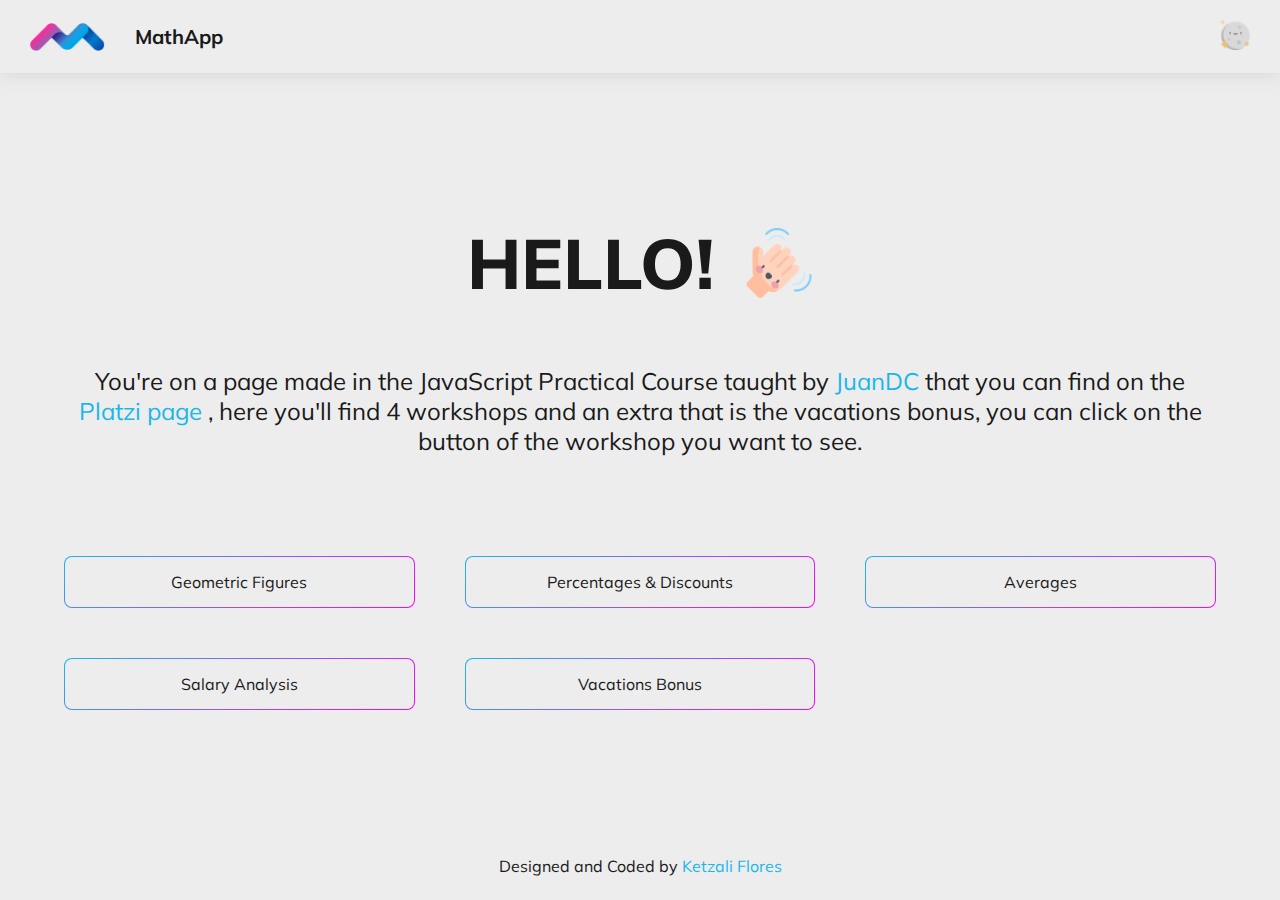
<file: index.html>
<!DOCTYPE html>
<html lang="en">

<head>
   <meta charset="UTF-8">
   <meta http-equiv="X-UA-Compatible" content="IE=edge">
   <meta name="viewport" content="width=device-width, initial-scale=1.0">
   <link rel="shortcut icon" href="./assets/favicon.svg" type="image/x-icon">
   <link rel="stylesheet" href="./styles/vars.css">
   <link rel="stylesheet" href="./styles/global.css">
   <link rel="stylesheet" href="./styles/home-page.css">
   <title>MathApp | Curso Práctico de JavaScript</title>
</head>

<body class="dark">
   <header>
      <div class="header__container">
         <div class="logo">
            <img src="./assets/favicon.svg" class="logo__img">
            <p class="logo__name">MathApp</p>
         </div>
         <button class="theme">
            <div class="theme__sun">
               <img src="./assets/light-mood.png" alt="icon light theme" class="icon-theme">
            </div>
            <div class="theme__moon">
               <img src="./assets/dark-mood.png" alt="icon dark theme" class="icon-theme">
            </div>
         </button>
      </div>
   </header>
   <main>
      <div class="information-container">
         <div class="title">
            <h1 class="title__text">HELLO!</h1>
            <img src="./assets/hand.png" alt="waving hand" class="title__img">
         </div>
         <p class="description">
            You're on a page made in the JavaScript Practical Course taught by
            <a href="https://platzi.com/profes/juandc/" class="description__link" target="_blank">JuanDC</a>
            that you can find on the
            <a href="https://platzi.com" class="description__link" target="_blank">Platzi page</a>
            , here you'll find 4 workshops and an extra that is the vacations bonus, you can click on the button of the
            workshop you want to see.
         </p>
      </div>

      <div class="options">
         <a href="./options/geometric-figures.html" class="options__link">Geometric Figures</a>
         <a href="./options/percentages-discounts.html" class="options__link">Percentages & Discounts</a>
         <a href="./options/averages.html" class="options__link">Averages</a>
         <a href="./options/salary-analysis.html" class="options__link">Salary Analysis</a>
         <a href="./options/vacations-bonus.html" class="options__link">Vacations Bonus</a>
      </div>
   </main>

   <footer>
      <p class="credits">
         Designed and Coded by 
         <a href="https://github.com/ketzaliF" class="credits__link">Ketzali Flores</a>
      </p>
   </footer>

   <script src="./scripts/theme.js"></script>
</body>

</html>
</file>
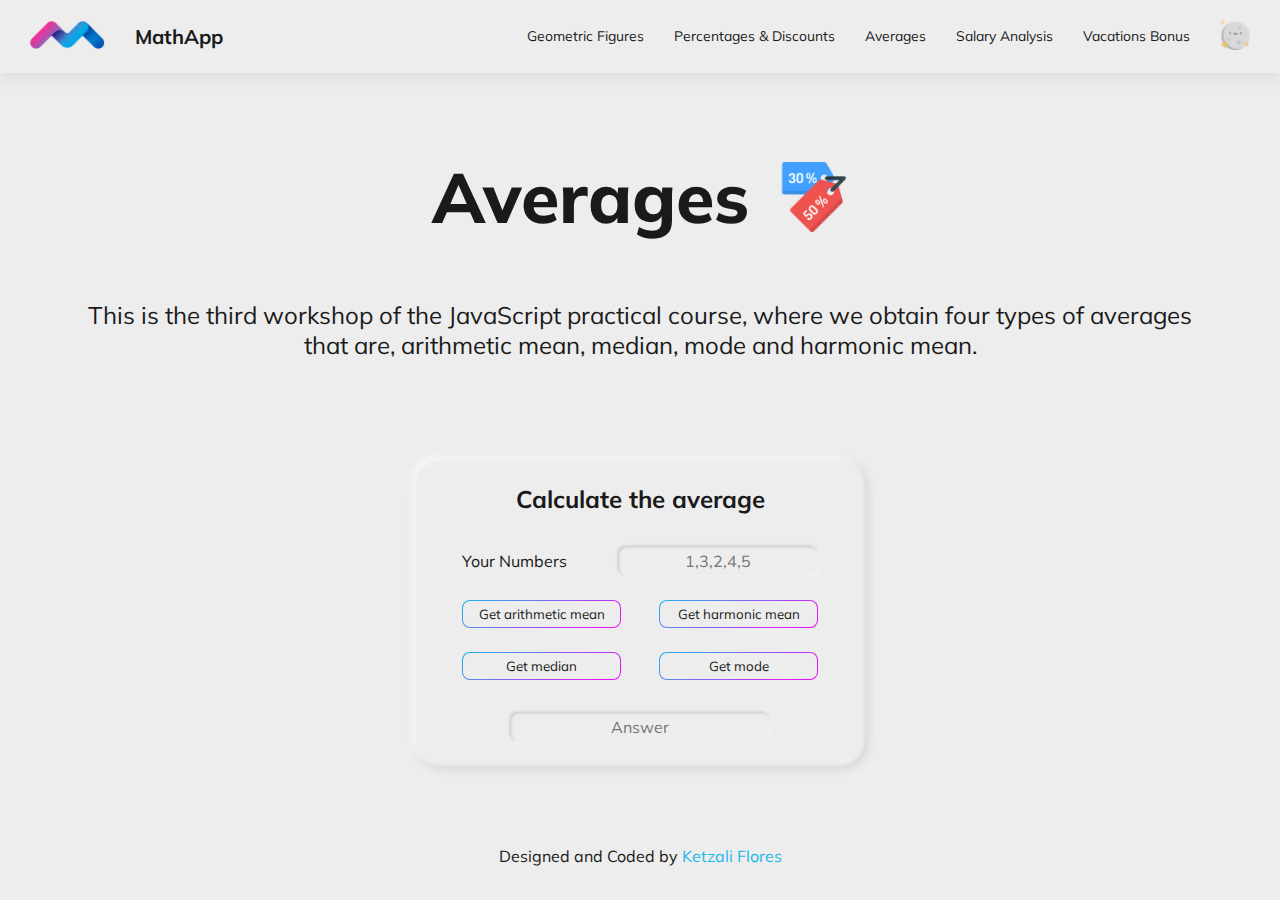
<file: options/averages.html>
<!DOCTYPE html>
<html lang="en">
<head>
   <meta charset="UTF-8">
   <meta http-equiv="X-UA-Compatible" content="IE=edge">
   <meta name="viewport" content="width=device-width, initial-scale=1.0">
   <link rel="shortcut icon" href="../assets/favicon.svg" type="image/x-icon">
   <link rel="stylesheet" href="../styles/global.css">
   <link rel="stylesheet" href="../styles/vars.css">
   <link rel="stylesheet" href="../styles/averages.css">
   <title>Averages | Curso Práctico de JavaScript</title>
</head>
<body class="dark">
   <header>
      <div class="header__container">
         <div class="logo">
            <a href="../index.html"><img src="../assets/favicon.svg" class="logo__img"></a>
            <p class="logo__name">MathApp</p>
         </div>
         <nav class="menu">
            <ul class="menu__options">
               <li>
                  <a href="geometric-figures.html" class="menu__options-link">Geometric Figures</a>
               </li>
               <li>
                  <a href="percentages-discounts.html" class="menu__options-link">Percentages & Discounts</a>
               </li>
               <li>
                  <a href="" class="menu__options-link active-link">Averages</a>
               </li>
               <li>
                  <a href="salary-analysis.html" class="menu__options-link">Salary Analysis</a>
               </li>
               <li>
                  <a href="vacations-bonus.html" class="menu__options-link">Vacations Bonus</a>
               </li>
            </ul>
   
            <button class="theme">
               <div class="theme__sun">
                  <img src="../assets/light-mood.png" alt="icon light theme" class="icon-theme">
               </div>
               <div class="theme__moon">
                  <img src="../assets/dark-mood.png" alt="icon dark theme" class="icon-theme">
               </div>
            </button>
   
            <div class="hamburger">
               <div class="hamburger__line -top"></div>
               <div class="hamburger__line -mid"></div>
               <div class="hamburger__line -bottom"></div>
            </div>
         </nav>
      </div>
   </header>

   <main>
      <div class="information-container">
         <div class="title">
            <h1 class="title__text">Averages</h1>
            <img src="../assets/discount.png" alt="dicount" class="title__img">
         </div>
         <p class="description">
            This is the third workshop of the JavaScript practical course, where we obtain four types of averages that are, arithmetic mean, median, mode and harmonic mean.
         </p>
      </div>

      <div class="container">
         <p class="container__name">Calculate the average</p>

         <form>
            <div class="container-input margin">
               <label for="inputNumbers">Your Numbers</label>
               <input class="input" id="inputNumbers" type="text" autocomplete="off" placeholder="1,3,2,4,5">
            </div>

            <div class="container__btn">
               <button class="btn margin" type="button" role="button" onclick="calculateArithmeticMean()">Get arithmetic mean</button>

               <button class="btn margin" type="button" role="button" onclick="calculateHarmonicMean()" >Get harmonic mean</button>

               <button class="btn margin" type="button" role="button" onclick="calculateMedian()" >Get median</button>

               <button class="btn margin" type="button" role="button" onclick="calculateMode()">Get mode</button>
            </div>

            <div class="container-input center">
               <input type="text" class="input input-lg" id="Answer" disabled placeholder="Answer">
            </div>

         </form>

      </div>
   </main>

   <footer>
      <p class="credits">
         Designed and Coded by 
         <a href="https://github.com/ketzaliF" class="credits__link">Ketzali Flores</a>
      </p>
   </footer>

   <script src="../scripts/theme.js"></script>
   <script src="../scripts/menu.js"></script>
   <script src="../scripts/averages.js"></script>
</body>
</html>
</file>
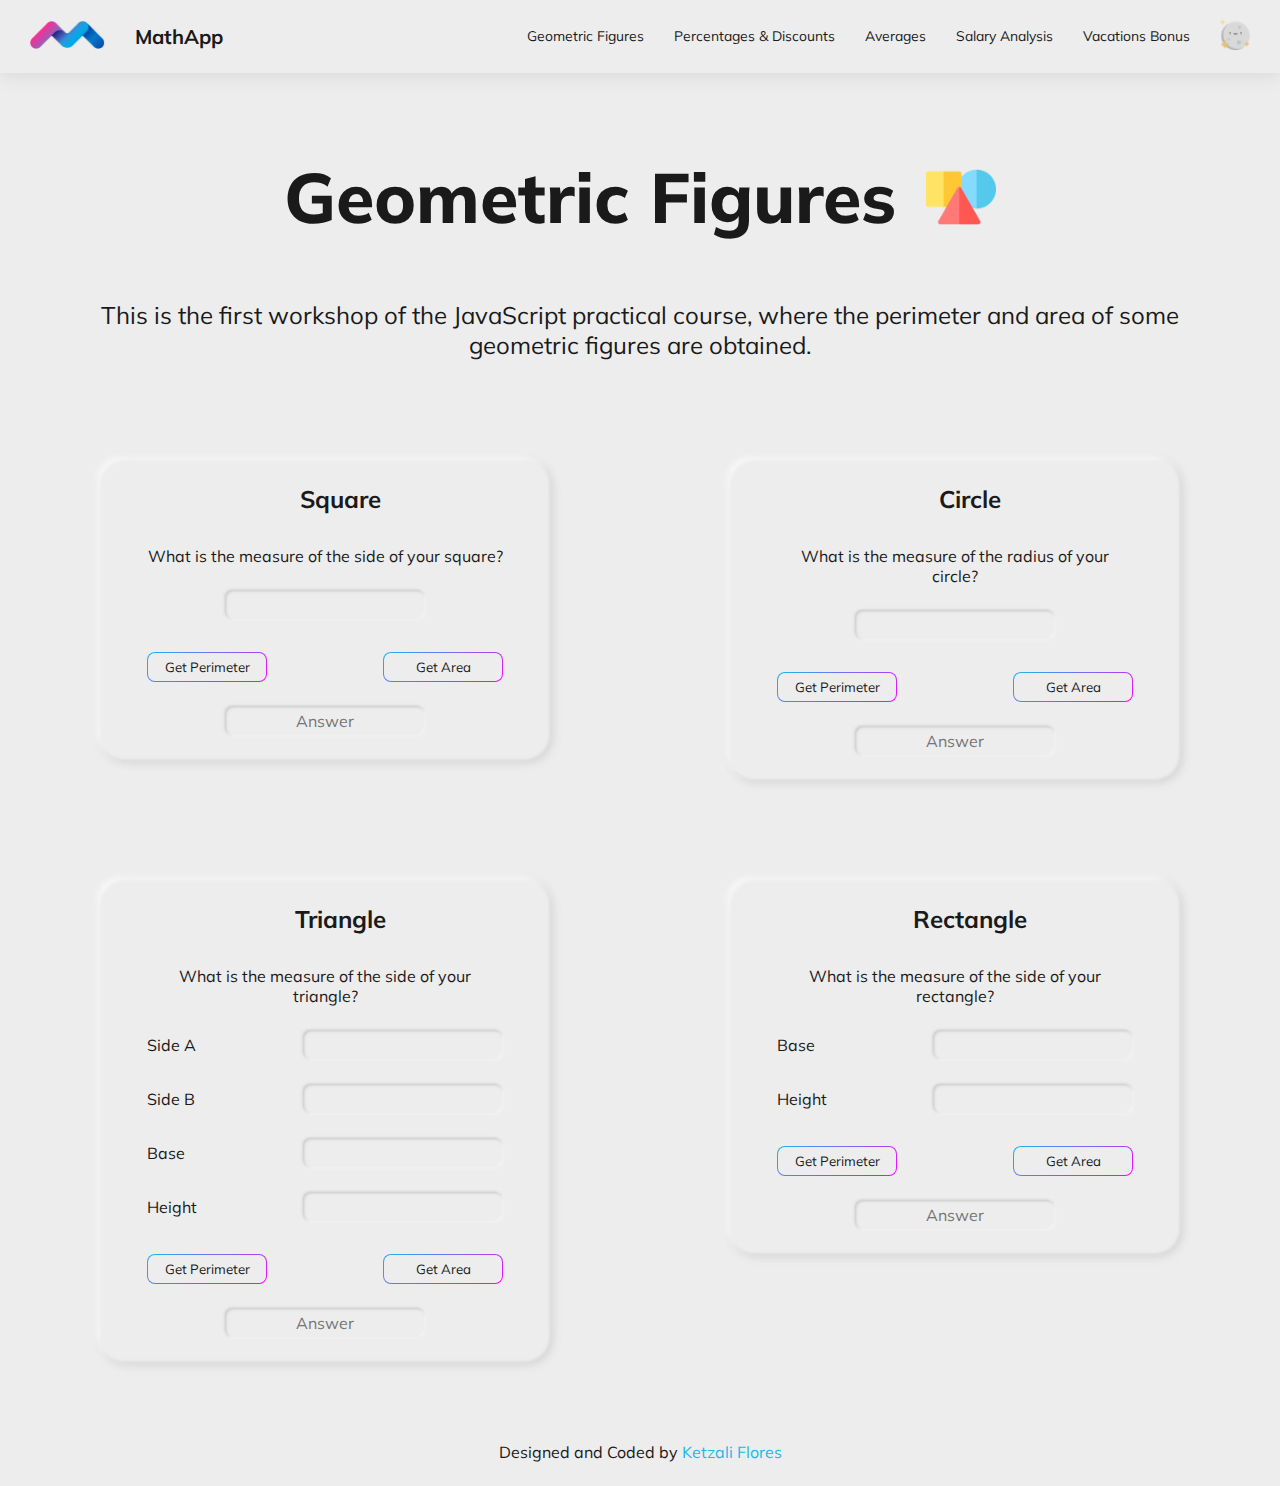
<file: options/geometric-figures.html>
<!DOCTYPE html>
<html lang="en">
<head>
   <meta charset="UTF-8">
   <meta http-equiv="X-UA-Compatible" content="IE=edge">
   <meta name="viewport" content="width=device-width, initial-scale=1.0">
   <link rel="shortcut icon" href="../assets/favicon.svg" type="image/x-icon">
   <link rel="stylesheet" href="../styles/global.css">
   <link rel="stylesheet" href="../styles/vars.css">
   <link rel="stylesheet" href="../styles/geometric-figures.css">
   <title>Geometric Figures | Curso Práctico de JavaScript</title>
</head>
<body class="dark">
   <header>
      <div class="header__container">
         <div class="logo">
            <a href="../index.html"><img src="../assets/favicon.svg" class="logo__img"></a>
            <p class="logo__name">MathApp</p>
         </div>
         <nav class="menu">
            <ul class="menu__options">
               <li>
                  <a href="" class="menu__options-link active-link">Geometric Figures</a>
               </li>
               <li>
                  <a href="percentages-discounts.html" class="menu__options-link">Percentages & Discounts</a>
               </li>
               <li>
                  <a href="averages.html" class="menu__options-link">Averages</a>
               </li>
               <li>
                  <a href="salary-analysis.html" class="menu__options-link">Salary Analysis</a>
               </li>
               <li>
                  <a href="vacations-bonus.html" class="menu__options-link">Vacations Bonus</a>
               </li>
            </ul>
   
            <button class="theme">
               <div class="theme__sun">
                  <img src="../assets/light-mood.png" alt="icon light theme" class="icon-theme">
               </div>
               <div class="theme__moon">
                  <img src="../assets/dark-mood.png" alt="icon dark theme" class="icon-theme">
               </div>
            </button>

            <div class="hamburger">
               <div class="hamburger__line -top"></div>
               <div class="hamburger__line -mid"></div>
               <div class="hamburger__line -bottom"></div>
            </div>
         </nav>
      </div>
   </header>

   <main>
      <div class="information-container">
         <div class="title">
            <h1 class="title__text">Geometric Figures</h1>
            <img src="../assets/figures.png" alt="geometric figures" class="title__img">
         </div>
         <p class="description">
            This is the first workshop of the JavaScript practical course, where the perimeter and area of some geometric figures are obtained.
         </p>
      </div>

      <div class="geometric-figures">
         <div class="square container">
            <div class="geometric-figures__title">
               <i class="bi bi-square geometric-figures__img"></i>
               <p class="geometric-figures__name">Square</p>
            </div>
            <form>
               <label class="geometric-figures__info" for="inputSquare">What is the measure of the side of your square?</label>
               <input class="input" id="inputSquare" type="number" autocomplete="off">
               <div class="geometric-figures__btn">
                  <button class="btn" type="button" role="button" onclick="calculateSquarePerimeter()">Get Perimeter</button>
                  <button class="btn" type="button" role="button" onclick="calculateSquareArea()">Get Area</button>
               </div>
               <input type="text" placeholder="Answer" class="input" id="answerSquare" disabled>
            </form>
         </div>
         
         <div class="circle container">
            <div class="geometric-figures__title">
               <i class="bi bi-circle geometric-figures__img"></i>
               <p class="geometric-figures__name">Circle</p>
            </div>
            <form>
               <label class="geometric-figures__info" for="inputCircle">What is the measure of the radius of your circle?</label>
               <input class="input" id="inputCircle" type="number" autocomplete="off">
               <div class="geometric-figures__btn">
                  <button class="btn" type="button" role="button" onclick="calculateCirclePerimeter()">Get Perimeter</button>
                  <button class="btn" type="button" role="button" onclick="calculateCircleArea()">Get Area</button>
               </div>
               <input type="text" placeholder="Answer" class="input" id="answerCircle" disabled>
            </form>
         </div>

         <div class="triangle container">
            <div class="geometric-figures__title">
               <i class="bi bi-triangle geometric-figures__img"></i>
               <p class="geometric-figures__name">Triangle</p>
            </div>
            <form>
               <p class="geometric-figures__info">What is the measure of the side of your triangle?</p>
               <div class="container-input margin">
                  <label for="inputSideA">Side A</label>
                  <input class="input" id="inputSideA" type="number" autocomplete="off">
               </div>
               <div class="container-input margin">
                  <label for="inputSideB">Side B</label>
                  <input class="input" id="inputSideB" type="number" autocomplete="off">
               </div>
               <div class="container-input margin">
                  <label for="inputBase">Base</label>
                  <input class="input" id="inputBase" type="number" autocomplete="off">
               </div>
               <div class="container-input">
                  <label for="inputHeight">Height</label>
                  <input class="input" id="inputHeight" type="number" autocomplete="off">
               </div>
               <div class="geometric-figures__btn">
                  <button class="btn" type="button" role="button" onclick="calculateTrianglePerimeter()">Get Perimeter</button>
                  <button class="btn" type="button" role="button" onclick="calculateTriangleArea()">Get Area</button>
               </div>
               <input type="text" placeholder="Answer" class="input" id="answerTriangle" disabled>
            </form>
         </div>

         <div class="rectangle container">
            <div class="geometric-figures__title">
               <i class="bi bi-rectangle geometric-figures__img"></i>
               <p class="geometric-figures__name">Rectangle</p>
            </div>
            <form>
               <p class="geometric-figures__info" for="inputCircle">What is the measure of the side of your rectangle?</p>
               <div class="container-input margin">
                  <label>Base</label>
                  <input class="input inputBase" type="number" autocomplete="off">
               </div>
               <div class="container-input">
                  <label>Height</label>
                  <input class="input inputHeight" type="number" autocomplete="off">
               </div>
               <div class="geometric-figures__btn">
                  <button class="btn" type="button" role="button" onclick="calculateRectanglePerimeter()">Get Perimeter</button>
                  <button class="btn" type="button" role="button" onclick="calculateRectangleArea()">Get Area</button>
               </div>
               <input type="text" placeholder="Answer" class="input" id="answerRectangle" disabled>
            </form>
         </div>

      </div>
   </main>

   <footer>
      <p class="credits">
         Designed and Coded by 
         <a href="https://github.com/ketzaliF" class="credits__link">Ketzali Flores</a>
      </p>
   </footer>

   <script src="../scripts/theme.js"></script>
   <script src="../scripts/menu.js"></script>
   <script src="../scripts/geometric-figures.js"></script>
</body>
</html>
</file>
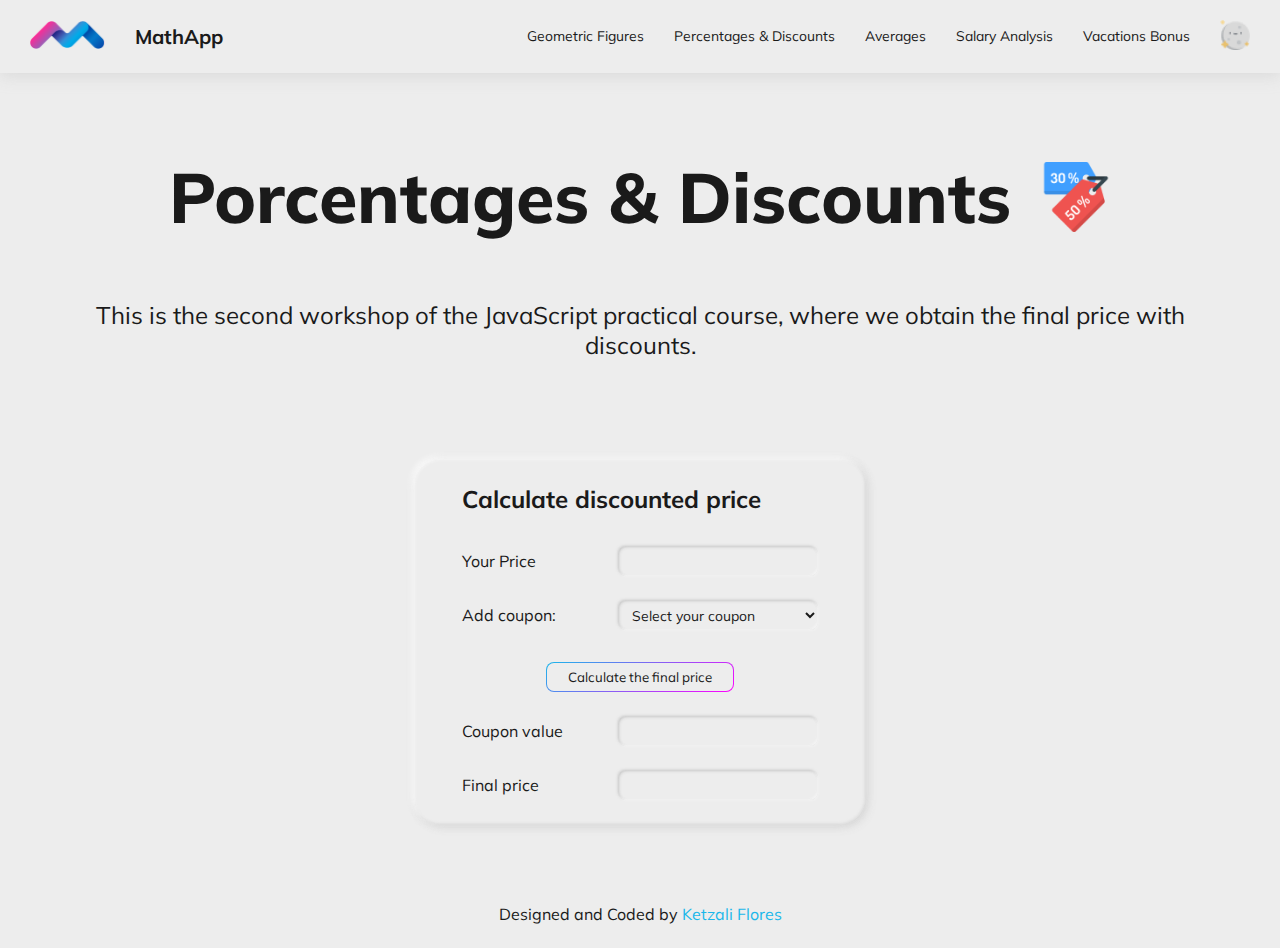
<file: options/percentages-discounts.html>
<!DOCTYPE html>
<html lang="en">
<head>
   <meta charset="UTF-8">
   <meta http-equiv="X-UA-Compatible" content="IE=edge">
   <meta name="viewport" content="width=device-width, initial-scale=1.0">
   <link rel="shortcut icon" href="../assets/favicon.svg" type="image/x-icon">
   <link rel="stylesheet" href="../styles/global.css">
   <link rel="stylesheet" href="../styles/vars.css">
   <link rel="stylesheet" href="../styles/percentages-discounts.css">
   <title>Percentages & Discounts | Curso Práctico de JavaScript</title>
</head>
<body class="dark">
   <header>
      <div class="header__container">
         <div class="logo">
            <a href="../index.html"><img src="../assets/favicon.svg" class="logo__img"></a>
            <p class="logo__name">MathApp</p>
         </div>
         <nav class="menu">
            <ul class="menu__options">
               <li>
                  <a href="geometric-figures.html" class="menu__options-link">Geometric Figures</a>
               </li>
               <li>
                  <a href="" class="menu__options-link active-link">Percentages & Discounts</a>
               </li>
               <li>
                  <a href="averages.html" class="menu__options-link">Averages</a>
               </li>
               <li>
                  <a href="salary-analysis.html" class="menu__options-link">Salary Analysis</a>
               </li>
               <li>
                  <a href="vacations-bonus.html" class="menu__options-link">Vacations Bonus</a>
               </li>
            </ul>
   
            <button class="theme">
               <div class="theme__sun">
                  <img src="../assets/light-mood.png" alt="icon light theme" class="icon-theme">
               </div>
               <div class="theme__moon">
                  <img src="../assets/dark-mood.png" alt="icon dark theme" class="icon-theme">
               </div>
            </button>
   
            <div class="hamburger">
               <div class="hamburger__line -top"></div>
               <div class="hamburger__line -mid"></div>
               <div class="hamburger__line -bottom"></div>
            </div>
         </nav>
      </div>
   </header>

   <main>
      <div class="information-container">
         <div class="title">
            <h1 class="title__text">Porcentages & Discounts</h1>
            <img src="../assets/discount.png" alt="dicount" class="title__img">
         </div>
         <p class="description">
            This is the second workshop of the JavaScript practical course, where we obtain the final price with discounts.
         </p>
      </div>

      <div class="container">
         <p class="container__name">Calculate discounted price</p>

         <form>
            <div class="container-input margin">
               <label for="inputPrice">Your Price</label>
               <input class="input" id="inputPrice" type="number" autocomplete="off">
            </div>

            <div class="container-input">
                  <label for="inputCoupon">Add coupon:</label>
                  <select name="couponsDiscount" id="inputCoupon" class="input select-options">
                     <option value="0" label="Select your coupon"></option>
                     <option value="1">platzi22</option>
                     <option value="2">juanDC</option>
                     <option value="3">happy</option>
                  </select>
            </div>

            <div class="container__btn">
               <button class="btn" type="button" role="button" onclick="calculateFinalPrice()">Calculate the final price</button>
            </div>

            <div class="container-input margin">
               <label for="couponValue">Coupon value</label>
               <input type="text" class="input" id="couponValue" disabled>
            </div>

            <div class="container-input">
               <label for="resultCoupon">Final price</label>
               <input type="text" class="input" id="resultCoupon" disabled>
            </div>
         </form>

      </div>
   </main>

   <footer>
      <p class="credits">
         Designed and Coded by 
         <a href="https://github.com/ketzaliF" class="credits__link">Ketzali Flores</a>
      </p>
   </footer>

   <script src="../scripts/theme.js"></script>
   <script src="../scripts/menu.js"></script>
   <script src="../scripts/percentages-discounts.js"></script>
</body>
</html>
</file>
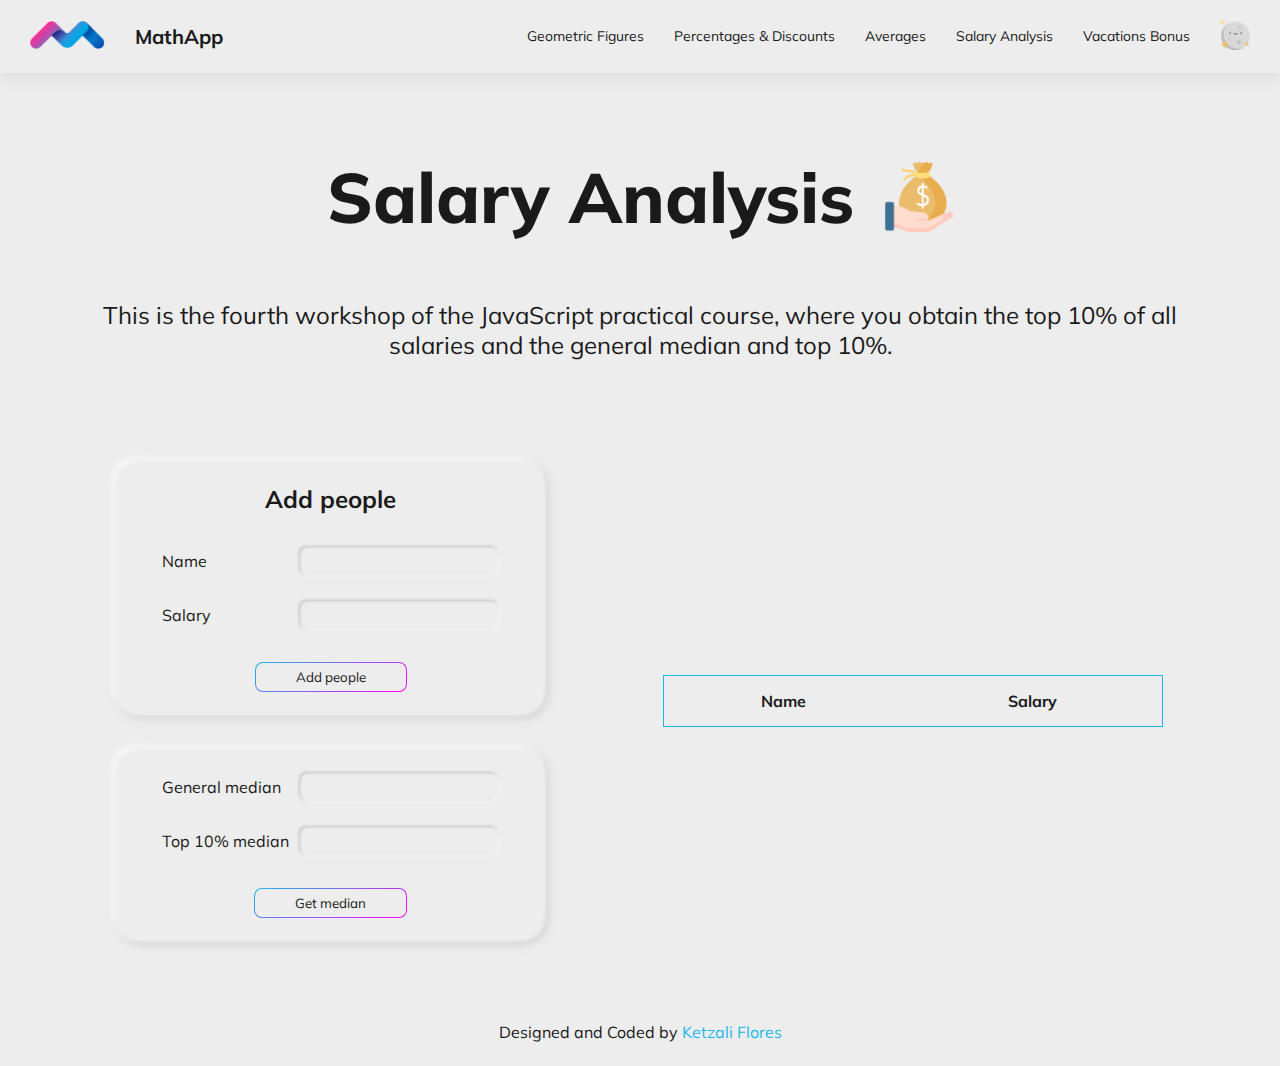
<file: options/salary-analysis.html>
<!DOCTYPE html>
<html lang="en">
<head>
   <meta charset="UTF-8">
   <meta http-equiv="X-UA-Compatible" content="IE=edge">
   <meta name="viewport" content="width=device-width, initial-scale=1.0">
   <link rel="shortcut icon" href="../assets/favicon.svg" type="image/x-icon">
   <link rel="stylesheet" href="../styles/global.css">
   <link rel="stylesheet" href="../styles/vars.css">
   <link rel="stylesheet" href="../styles/salary-analysis.css">
   <title>Averages | Curso Práctico de JavaScript</title>
</head>
<body>
   <header>
      <div class="header__container">
         <div class="logo">
            <a href="../index.html"><img src="../assets/favicon.svg" class="logo__img"></a>
            <p class="logo__name">MathApp</p>
         </div>
         <nav class="menu">
            <ul class="menu__options">
               <li>
                  <a href="geometric-figures.html" class="menu__options-link">Geometric Figures</a>
               </li>
               <li>
                  <a href="percentages-discounts.html" class="menu__options-link">Percentages & Discounts</a>
               </li>
               <li>
                  <a href="averages.html" class="menu__options-link">Averages</a>
               </li>
               <li>
                  <a href="" class="menu__options-link active-link">Salary Analysis</a>
               </li>
               <li>
                  <a href="vacations-bonus.html" class="menu__options-link">Vacations Bonus</a>
               </li>
            </ul>
   
            <button class="theme">
               <div class="theme__sun">
                  <img src="../assets/light-mood.png" alt="icon light theme" class="icon-theme">
               </div>
               <div class="theme__moon">
                  <img src="../assets/dark-mood.png" alt="icon dark theme" class="icon-theme">
               </div>
            </button>
   
            <div class="hamburger">
               <div class="hamburger__line -top"></div>
               <div class="hamburger__line -mid"></div>
               <div class="hamburger__line -bottom"></div>
            </div>
         </nav>
      </div>
   </header>

   <main>
      <div class="information-container">
         <div class="title">
            <h1 class="title__text">Salary Analysis</h1>
            <img src="../assets/salary.png" alt="salary" class="title__img">
         </div>
         <p class="description">
            This is the fourth workshop of the JavaScript practical course, where you obtain the top 10% of all salaries and the general median and top 10%.
         </p>
      </div>

      <div class="container-separation">
         <div class="salary-container">
         <div class="container container-add-people">
            <div class="add-people">
               <p class="container__name">Add people</p>
            </div>
            <form>
               <div class="container-input margin">
                  <label for="namePeople">Name</label>
                  <input class="input" id="namePeople" type="text" autocomplete="off">
               </div>
               <div class="container-input">
                  <label for="salaryPeople">Salary</label>
                  <input class="input" id="salaryPeople" type="number" autocomplete="off">
               </div>
               <div class="container__btn">
                  <button class="btn" type="button" role="button" onclick="addPeople()">Add people</button>
               </div>
            </form>
         </div>

         <div class="container container-result">
            <form>
               <div class="container-input margin">
                  <label for="generalMedian">General median</label>
                  <input class="input" id="generalMedian" type="number" disabled>
               </div>
               <div class="container-input">
                  <label for="top10Median">Top 10% median</label>
                  <input class="input" id="top10Median" type="number" disabled>
               </div>
               <div class="container__btn">
                  <button class="btn" type="button" role="button" onclick="getMedian()">Get median</button>
               </div>
            </form>
         </div>
         </div>

         <table>
            <thead>
               <tr>
                  <th>Name</th>
                  <th>Salary</th>
               </tr>
            </thead>
            <tbody id="tbody">
               
            </tbody>
         </table>
      </div>
   </main>

   <footer>
      <p class="credits">
         Designed and Coded by 
         <a href="https://github.com/ketzaliF" class="credits__link">Ketzali Flores</a>
      </p>
   </footer>
   
   <script src="../scripts/theme.js"></script>
   <script src="../scripts/menu.js"></script>
   <script src="../scripts/salary-analysis.js"></script>
</body>
</html>
</file>
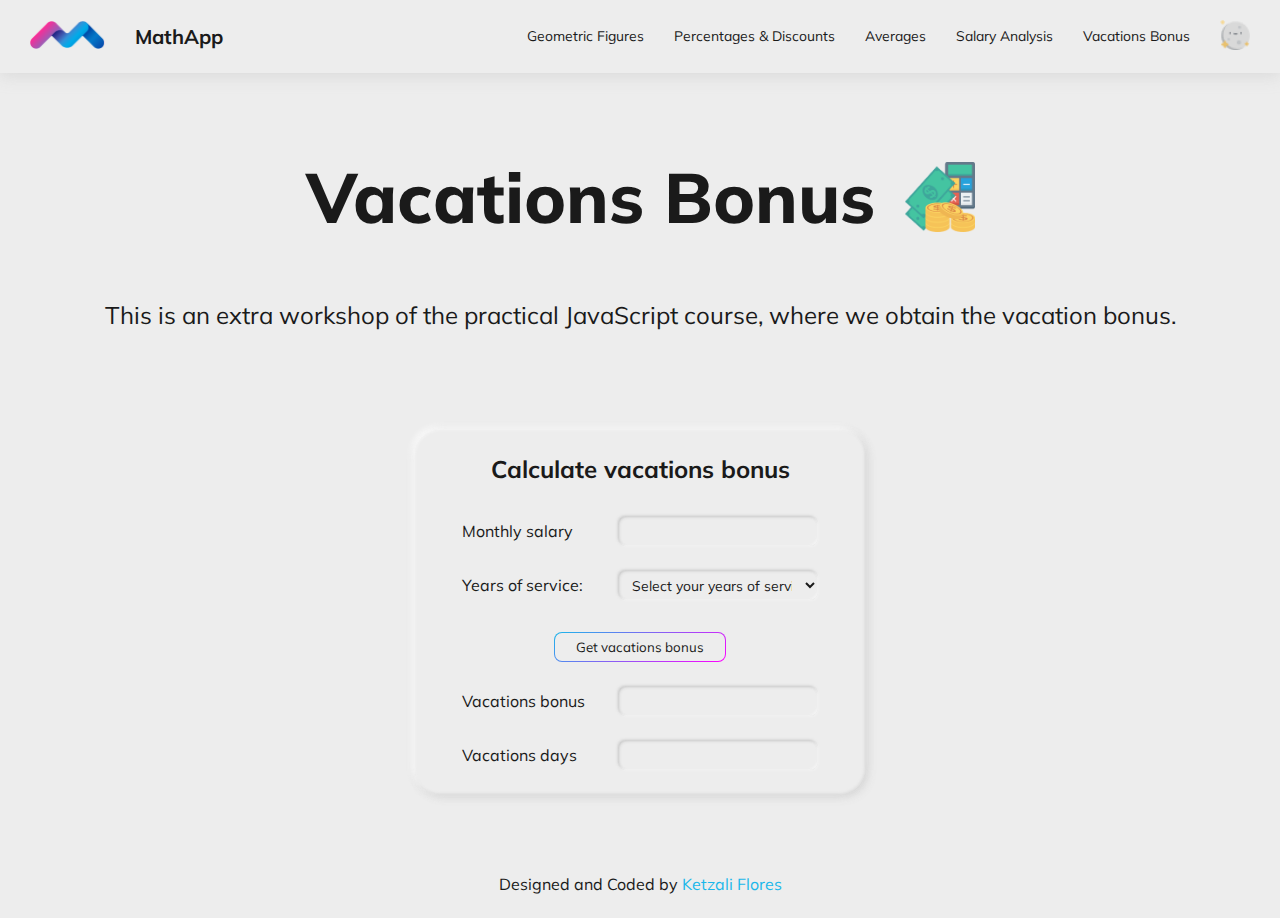
<file: options/vacations-bonus.html>
<!DOCTYPE html>
<html lang="en">
<head>
   <meta charset="UTF-8">
   <meta http-equiv="X-UA-Compatible" content="IE=edge">
   <meta name="viewport" content="width=device-width, initial-scale=1.0">
   <link rel="shortcut icon" href="../assets/favicon.svg" type="image/x-icon">
   <link rel="stylesheet" href="../styles/global.css">
   <link rel="stylesheet" href="../styles/vars.css">
   <link rel="stylesheet" href="../styles/vacations-bonus.css">
   <title>Vacations Bonus | Curso Práctico de JavaScript</title>
</head>
<body class="dark">
   <header>
      <div class="header__container">
         <div class="logo">
            <a href="../index.html"><img src="../assets/favicon.svg" class="logo__img"></a>
            <p class="logo__name">MathApp</p>
         </div>
         <nav class="menu">
            <ul class="menu__options">
               <li>
                  <a href="geometric-figures.html" class="menu__options-link">Geometric Figures</a>
               </li>
               <li>
                  <a href="percentages-discounts.html" class="menu__options-link">Percentages & Discounts</a>
               </li>
               <li>
                  <a href="averages.html" class="menu__options-link">Averages</a>
               </li>
               <li>
                  <a href="salary-analysis.html" class="menu__options-link">Salary Analysis</a>
               </li>
               <li>
                  <a href="" class="menu__options-link active-link">Vacations Bonus</a>
               </li>
            </ul>
   
            <button class="theme">
               <div class="theme__sun">
                  <img src="../assets/light-mood.png" alt="icon light theme" class="icon-theme">
               </div>
               <div class="theme__moon">
                  <img src="../assets/dark-mood.png" alt="icon dark theme" class="icon-theme">
               </div>
            </button>
   
            <div class="hamburger">
               <div class="hamburger__line -top"></div>
               <div class="hamburger__line -mid"></div>
               <div class="hamburger__line -bottom"></div>
            </div>
         </nav>
      </div>
   </header>

   <main>
      <div class="information-container">
         <div class="title">
            <h1 class="title__text">Vacations Bonus</h1>
            <img src="../assets/vacations.png" alt="bonus icon" class="title__img">
         </div>
         <p class="description">
            This is an extra workshop of the practical JavaScript course, where we obtain the vacation bonus.
         </p>
      </div>

      <div class="container">
         <p class="container__name">Calculate vacations bonus</p>

         <form>
            <div class="container-input margin">
               <label for="inputSalary">Monthly salary</label>
               <input class="input" id="inputSalary" type="number" autocomplete="off">
            </div>

            <div class="container-input">
                  <label for="inputYearsService">Years of service:</label>
                  <select name="yearsServices" id="inputYearsService" class="input select-options">
                     <option value="0" label="Select your years of service"></option>
                     <option value="1">1</option>
                     <option value="2">2</option>
                     <option value="3">3</option>
                     <option value="4">4</option>
                     <option value="5">5 to 9</option>
                     <option value="6">10 to 14</option>
                     <option value="7">15 to 19</option>
                     <option value="8">20 to 24</option>
                     <option value="9">25 to 29</option>
                  </select>
            </div>

            <div class="container__btn">
               <button class="btn" type="button" role="button" onclick="vacationsBonusFunction()">Get vacations bonus</button>
            </div>

            <div class="container-input margin">
               <label for="couponValue">Vacations bonus</label>
               <input type="text" class="input" id="vacationsBonus" disabled>
            </div>

            <div class="container-input">
               <label for="resultCoupon">Vacations days</label>
               <input type="text" class="input" id="vacationsDays" disabled>
            </div>
         </form>
      </div>
      
   </main>

   <footer>
      <p class="credits">
         Designed and Coded by 
         <a href="https://github.com/ketzaliF" class="credits__link">Ketzali Flores</a>
      </p>
   </footer>

   <script src="../scripts/theme.js"></script>
   <script src="../scripts/menu.js"></script>
   <script src="../scripts/vacation-bonus.js"></script>
</body>
</html>
</file>
<file: styles/vars.css>
body.dark {
   --bg-color: rgb(26, 26, 26);
   --font-color: rgb(237, 237, 237);
   --blue: rgb(26, 183, 234);
   --shadow-menu: 0 3px 15px rgba(17, 17, 17, 0.75);
   --gradient: linear-gradient(150deg, rgb(26, 183, 234) 0, rgb(255, 0, 255) 100%);
   --gradient-hover: linear-gradient(150deg,  rgb(255, 0, 255) 0,  rgb(26, 183, 234) 100%);
   --dark-opacity: rgba(237, 237, 237, 0.8);
   --neumorphism-container: -3px 3px 6px rgba(18, 18, 18, 0.2), 
   3px -3px 6px rgba(18, 18, 18, 0.2), 
   -3px -3px 6px rgba(34, 34, 34, 0.9), 
   3px 3px 8px rgba(18, 18, 18, 0.9), 
   inset 1px 1px 2px rgba(34, 34, 34, 0.3), 
   inset -1px -1px 2px rgba(18, 18, 18, 0.5);
   --neumorphism-input: 1px 1px 2px rgba(35, 35, 35, 0.3), 
   -1px -1px 2px rgba(17, 17, 17, 0.5), 
   inset -1px 1px 2px rgba(17, 17, 17, 0.2), 
   inset 1px -1px 2px rgba(17, 17, 17, 0.2), 
   inset -1px -1px 2px rgba(35, 35, 35, 0.9), 
   inset 1px 1px 3px rgba(17, 17, 17, 0.9);
}

body.light {
   --bg-color: rgb(237, 237, 237);
   --font-color: rgb(26, 26, 26);
   --blue: rgb(26, 183, 234);
   --shadow-menu: 0 3px 15px rgba(211, 211, 211, 0.75);
   --gradient: linear-gradient(150deg, rgb(26, 183, 234) 0, rgb(255, 0, 255) 100%);
   --dark-opacity: rgba(26, 26, 26, 0.8);
   --neumorphism-container: -3px 3px 6px rgba(213, 213, 213, 0.2), 
   3px -3px 6px rgba(213, 213, 213, 0.2), 
   -3px -3px 6px rgba(255, 255, 255, 0.9), 
   3px 3px 8px rgba(213, 213, 213, 0.9), 
   inset 1px 1px 2px rgba(255, 255, 255, 0.3), 
   inset -1px -1px 2px rgba(213, 213, 213, 0.5);
   --neumorphism-input: 1px 1px 2px rgba(255, 255, 255, 0.3), 
   -1px -1px 2px rgba(199, 199, 199, 0.5), 
   inset -1px 1px 2px rgba(199, 199, 199, 0.2), 
   inset 1px -1px 2px rgba(199, 199, 199, 0.2), 
   inset -1px -1px 2px rgba(255, 255, 255, 0.9), 
   inset 1px 1px 3px rgba(199, 199, 199, 0.9);
}

:root {
   --lg: 4.37rem;
   --md: 1.5rem;
   --sm: 1rem;
   --xsm: 0.87rem;
   --btn: 0.75rem;
   --logo: 1.25rem;
}
</file>
<file: styles/global.css>
@import url('https://fonts.googleapis.com/css2?family=Mulish:wght@400;700;800&display=swap');

* {
   margin: 0;
   padding: 0;
   box-sizing: border-box;
   font-family: 'Mulish', sans-serif;
}

body {
   width: 100%;
   background: var(--bg-color);
}

header {
   width: 100%;
   padding: 20px 30px;
   box-shadow: var(--shadow-menu);
}

.header__container{
   width: 100%;
   max-width: 1400px;
   margin: 0 auto;
   display: flex;
   align-items: center;
   justify-content: space-between;
}

main {
   width: 100%;
   max-width: 1400px;
   margin: 0 auto;
}

.logo {
   display: flex;
   align-items: center;
}

.logo__name {
   color: var(--font-color);
   font-weight: 700;
   font-size: var(--logo);
   margin-left: 30px;
}

.logo__img {
   height: 28px;
}

.menu {
   display: flex;
   align-items: center;
}

.menu__options {
   display: inherit;
   align-items: center;
}

.menu__options li {
   list-style: none;
   margin-right: 30px;
}

.menu__options-link {
   color: var(--font-color);
   font-size: var(--xsm);
   font-weight: 400;
   text-decoration: none;
}

.menu__options-link::after {
   content: "";
   display: block;
   height: 2.5px;
   background: var(--blue);
   width: 0;
   transition: all .6s;
}

.menu__options-link:hover::after {
   width: 100%;
}

.active-link {
   pointer-events: none;
   cursor: not-allowed;
}

.menu__options.show{
   top: 74px;
   right: 0;
}

.hamburger {
   background-color: transparent;
   height:20px;
	width:25px;
	transform:translate3d(0, 0, 0);
   transition:transform 0.25s cubic-bezier(0.05, 1.04, 0.72, 0.98);
   cursor: pointer;
   display: none;
   margin-left: 30px;
   z-index: 1000;
}

.hamburger__line {
   background: var(--font-color);
	margin-bottom: 4px;
	border-radius:2px;
	width: 25PX;
	height: 4px;
	opacity:1;
	transform:translate3d(0, 0, 0);
	transition:all 0.25s cubic-bezier(0.05, 1.04, 0.72, 0.98);
}

.hamburger.show .-top{
	transform:translateY(200%) rotate(45deg);
}
.hamburger.show .-mid{
	opacity:0;
}
.hamburger.show .-bottom{
	transform:translateY(-200%) rotate(134deg);
}

.btn,
.options__link {
   display: inline-block;
   color: var(--font-color);
   font-size: 700;
   position: relative;
   border: 1px solid transparent;
   background-clip: padding-box, border-box;
   background-origin: padding-box, border-box;
   background-image: linear-gradient(45deg, var(--bg-color), var(--bg-color)), var(--gradient);
	border-radius: 8px;
   text-decoration: none;
   cursor: pointer;
}

.options__link {
   transition: all 0.6s;
}

.btn:active,
.options__link:active {
   transform: scale(0.96);
}

input[type=number]::-webkit-inner-spin-button, 
input[type=number]::-webkit-outer-spin-button { 
   -webkit-appearance: none; 
}

.options__link:hover {
   transform: translateY(-10px);
}

.container {
   background: var(--bg-color);
   border-radius: 25px;
   box-shadow: var(--neumorphism-container);
   padding: 24px 47px;
   margin: 0 auto;
   width: 100%;
   max-width: 450px;
   justify-self: center;
}

.input {
   background: var(--bg-color);
   border-radius: 8px;
   box-shadow: var(--neumorphism-input);
   padding: 5px 10px;
   width: 100%;
   max-width: 200px;
   border: none;
   text-align: center;
   font-size: var(--sm);
   color: var(--font-color);
   outline: none;
}

.information-container {
   width: 90%;
   max-width: 1400px;
   margin: 80px auto 100px auto;
}

.title {
   display: flex;
   justify-content: center;
   align-items: center;
}

.title__text {
   font-size: var(--lg);
   color: var(--font-color);
   font-weight: 800;
}

.title__img {
   margin-left: 30px;
   width: 70px;
   height: 70px;
   display: block;
}

.description {
   color: var(--font-color);
   text-align: center;
   font-size: var(--md);
   font-weight: 400;
   margin-top: 60px;
}

footer {
   text-align: center;
   color: var(--font-color);
   font-size: var(--sm);
   margin: 80px 0 24px 0;
}

.credits__link {
   color: var(--blue);
   text-decoration: none;
}

/*Theme*/
.theme {
   border: none;
   background-color: transparent;
   cursor: pointer;
}

.icon-theme {
   height: 30px;
   width: 30px;
}

.theme__moon{
   display: none;
}

@media all and (max-width: 576px) {
   .information-container {
      margin-top: 80px;
   }

   .description {
      font-size: 1.2rem;
   }

   footer {
      padding-bottom: 15px;
   }

   .title__img {
      display: none;
   }

   .container {
      width: 90%;
      padding: 24px 18px;
   }
}

@media all and (max-width: 1100px) {
   .title__text {
      font-size: 45px;
      text-align: center;
   }

   .hamburger {
      display: inline;
   }

   .menu__options {
      position: fixed;
      width: 100%;
      height: calc(100vh - 74px);
      background: var(--bg-color);
      top: 74px;
      right: -100vw;
      text-align: center;
      transition: all 1s;
      flex-direction: column;
      justify-content: space-evenly;
      z-index: 300;
   }

   .menu__options li {
      margin-right: 0;
   }

   .menu__options-link {
      width: 220px;
      padding: 8px 0;
      font-size: var(--sm);
      display: inline-block;
      position: relative;
      border: 1px solid transparent;
      background-clip: padding-box, border-box;
      background-origin: padding-box, border-box;
      background-image: linear-gradient(45deg, var(--bg-color), var(--bg-color)), var(--gradient);
      border-radius: 8px;
   }

   .menu__options-link:hover::after {
      width: 0;
   }
}
</file>
<file: styles/home-page.css>
body {
   height: 100vh;
   display: flex;
   flex-direction: column;
   align-items: center;
   justify-content: space-between;
}

.description__link {
   text-decoration: none;
   color: var(--blue);
}

.options__link {
   width: 100%;
   padding: 15px 55px;
   text-align: center;
   justify-self: center;
}

.options {
   margin: 80px auto 0 auto;
   width: 90%;
   display: grid;
   grid-template-columns: repeat(auto-fit, minmax(320px,1fr));
   gap: 50px;
}

@media all and (max-width: 576px) {
   .options__link{
      width: 90%;
   }
}
</file>
<file: styles/averages.css>
.information-container {
   margin: 80px auto 100px auto;
}

.container {
   margin: 0 auto;
}

.container__name {
   font-size: var(--md);
   color: var(--font-color);
   font-weight: 700;
   margin-bottom: 32px;
   text-align: center;
}

.container-input {
   width: 100%;
   display: flex;
   justify-content: space-between;
   align-items: center;
}

.input-lg {
   max-width: 260px;
}

.center {
   justify-content: center;
   margin-top: 8px;
}

.container-input label,
.container-input p{
   color: var(--font-color);
   font-size: var(--sm);
   font-weight: 400;
   margin-right: 10px;
}

.margin {
   margin-bottom: 24px;
}

.container__btn {
   width: 100%;
   display: flex;
   justify-content: space-between;
   flex-wrap: wrap;
}

.btn {
   width: 159px;
   height: 28px;
   display: flex;
   align-items: center;
   justify-content: center;
}

@media all and (max-width: 576px) {
   .container__btn{
      width: 90%;
      justify-content: center;
   }
}
</file>
<file: styles/geometric-figures.css>
.geometric-figures {
   width: 100%;
   display: grid;
   /* grid-template-columns: repeat(auto-fill, 450px); */
   grid-template-columns: repeat(auto-fit, minmax(400px,450px));
   gap: 100px 180px;
   justify-content: center;
   align-items: flex-start;
}

.geometric-figures__title {
   display: flex;
   align-items: center;
   margin-bottom: 32px;
   justify-content: center;
}

.geometric-figures__img{
   color: var(--font-color);
   font-size: var(--md);
   margin-right: 30px;
}

.geometric-figures__name {
   font-size: var(--md);
   color: var(--font-color);
   font-weight: 700;
}

form {
   width: 100%;
   display: grid;
   place-items: center;
}

.geometric-figures__info {
   font-size: var(--sm);
   color: var(--font-color);
   font-weight: 400;
   margin-bottom: 24px;
   text-align: center;
}

.geometric-figures__btn {
   width: 100%;
   margin: 32px 0 24px 0;
   display: flex;
   justify-content: space-between;
}

.btn {
   width: 120px;
   padding: 6px 0;
}

.container-input {
   width: 100%;
   display: flex;
   justify-content: space-between;
   align-items: center;
}

.container-input label{
   color: var(--font-color);
   font-size: var(--sm);
   font-weight: 400;
   margin-right: 10px;
}

.margin {
   margin-bottom: 24px;
}
</file>
<file: styles/percentages-discounts.css>
.information-container {
   margin: 80px auto 100px auto;
}

.container {
   margin: 0 auto;
}

.container__name {
   font-size: var(--md);
   color: var(--font-color);
   font-weight: 700;
   margin-bottom: 32px;
}

.container-input {
   width: 100%;
   display: flex;
   justify-content: space-between;
   align-items: center;
}

.container-input label,
.container-input p{
   color: var(--font-color);
   font-size: var(--sm);
   font-weight: 400;
   margin-right: 10px;
}

.margin {
   margin-bottom: 24px;
}

.container__btn {
   width: 100%;
   display: flex;
   justify-content: center;
}

.btn {
   padding: 6px 21px;
   margin: 32px 0 24px 0;
}

.select-options {
   outline: 0;
   border: 0;
   height: 30px;
   font-size: var(--xsm);
   cursor: pointer;
   position: relative;
}

option {
   background: var(--bg-color);
   cursor: pointer;
   text-align: left;
}
</file>
<file: styles/salary-analysis.css>
.information-container {
   margin: 80px auto 100px auto;
}

.container-separation {
   display: flex;
   justify-content: space-evenly;
   align-items: center;
   flex-wrap: wrap;
}

.margin {
   margin-bottom: 24px;
}

.container__btn {
   width: 100%;
   display: flex;
   justify-content: center;
}

.btn {
   padding: 6px 40px;
   margin-top: 32px;
}

.container__name {
   font-size: var(--md);
   color: var(--font-color);
   font-weight: 700;
   margin-bottom: 32px;
   text-align: center;
}

.container-input {
   width: 100%;
   display: flex;
   justify-content: space-between;
   align-items: center;
}

.container-input label,
.container-input p{
   color: var(--font-color);
   font-size: var(--sm);
   font-weight: 400;
   margin-right: 10px;
}

.container-add-people {
   margin-bottom: 32px;
}

table {
   width: 100%;
   max-width: 500px;
   margin: 2px;
   border-collapse: collapse;
   text-align: center;
   color: var(--font-color);

   border: 1px solid var(--blue);
   border-radius: 8px;
}

th, td {
   padding: 15px 0;
   border-top: 1px solid var(--blue);
}

@media all and (max-width: 576px) {
   .container-add-people,
   .container-result {
      width: 100%;
   }

   .container-result {
      margin-bottom: 80px;
   }

   table {
      width: 90%;
   }
}

@media screen and (max-width: 1100px) {
   .container-result {
      margin-bottom: 80px;
   }

   .container-separation {
      flex-direction: column;
   }
}
</file>
<file: styles/vacations-bonus.css>
.information-container {
   margin: 80px auto 100px auto;
}

.container {
   margin: 0 auto;
}

.container__name {
   font-size: var(--md);
   color: var(--font-color);
   font-weight: 700;
   margin-bottom: 32px;
   text-align: center;
}

.container-input {
   width: 100%;
   display: flex;
   justify-content: space-between;
   align-items: center;
}

.container-input label,
.container-input p{
   color: var(--font-color);
   font-size: var(--sm);
   font-weight: 400;
   margin-right: 10px;
}

.margin {
   margin-bottom: 24px;
}

.container__btn {
   width: 100%;
   display: flex;
   justify-content: center;
}

.btn {
   padding: 6px 21px;
   margin: 32px 0 24px 0;
}

.select-options {
   outline: 0;
   border: 0;
   height: 30px;
   font-size: var(--xsm);
   cursor: pointer;
   position: relative;
}

option {
   background: var(--bg-color);
   cursor: pointer;
   text-align: left;
}
</file>
